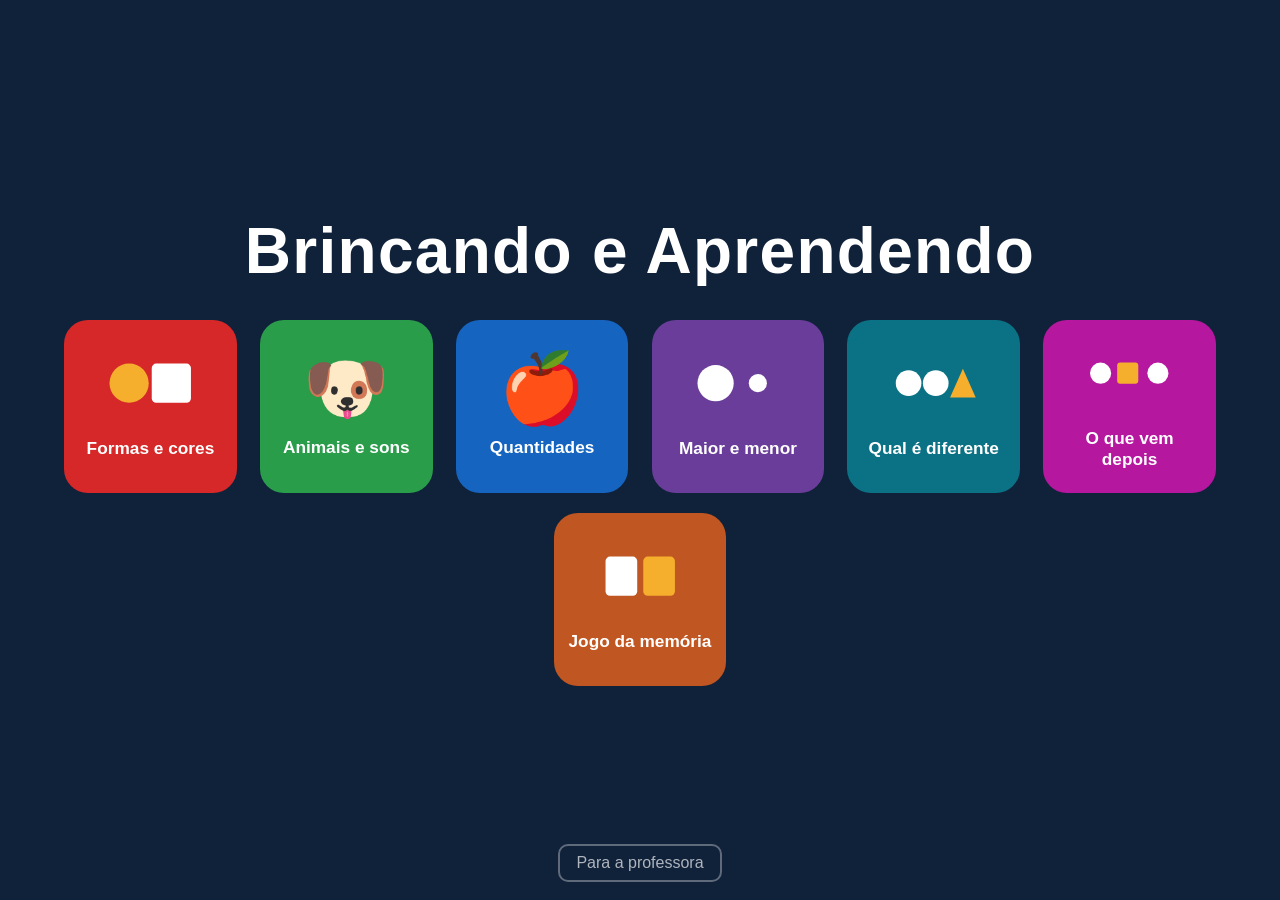
<file: index.html>
<!DOCTYPE html>
<html lang="pt-BR">
<head>
<meta charset="UTF-8">
<meta name="viewport" content="width=device-width, initial-scale=1.0">
<title>Brincando e Aprendendo</title>
<link rel="stylesheet" href="css/estilo.css">
</head>
<body>

<main id="app">

  <!-- TELA 1 - INICIO -->
  <section id="tela-inicio" class="tela ativa">
    <h1 class="titulo">Brincando e Aprendendo</h1>
    <div class="menu" id="menu-modulos">

      <button class="cartao cor-1" data-modulo="formas" data-fala="Formas e cores">
        <span class="cartao-icone" aria-hidden="true">
          <svg viewBox="0 0 112 80"><circle cx="28" cy="40" r="26" fill="#f6ae2d"/><rect x="58" y="14" width="52" height="52" rx="6" fill="#ffffff"/></svg>
        </span>
        <span class="cartao-nome">Formas e cores</span>
      </button>

      <button class="cartao cor-2" data-modulo="animais" data-fala="Animais e sons">
        <span class="cartao-icone" aria-hidden="true">🐶</span>
        <span class="cartao-nome">Animais e sons</span>
      </button>

      <button class="cartao cor-3" data-modulo="quantidades" data-fala="Quantidades">
        <span class="cartao-icone" aria-hidden="true">🍎</span>
        <span class="cartao-nome">Quantidades</span>
      </button>

      <button class="cartao cor-4" data-modulo="tamanhos" data-fala="Maior e menor">
        <span class="cartao-icone" aria-hidden="true">
          <svg viewBox="0 0 112 80"><circle cx="26" cy="40" r="24" fill="#ffffff"/><circle cx="82" cy="40" r="12" fill="#ffffff"/></svg>
        </span>
        <span class="cartao-nome">Maior e menor</span>
      </button>

      <button class="cartao cor-5" data-modulo="diferente" data-fala="Qual é diferente">
        <span class="cartao-icone" aria-hidden="true">
          <svg viewBox="0 0 112 80"><circle cx="22" cy="40" r="17" fill="#ffffff"/><circle cx="58" cy="40" r="17" fill="#ffffff"/><polygon points="94,21 111,59 77,59" fill="#f6ae2d"/></svg>
        </span>
        <span class="cartao-nome">Qual é diferente</span>
      </button>

      <button class="cartao cor-6" data-modulo="sequencia" data-fala="O que vem depois">
        <span class="cartao-icone" aria-hidden="true">
          <svg viewBox="0 0 112 80"><circle cx="18" cy="40" r="14" fill="#ffffff"/><rect x="40" y="26" width="28" height="28" rx="4" fill="#f6ae2d"/><circle cx="94" cy="40" r="14" fill="#ffffff"/></svg>
        </span>
        <span class="cartao-nome">O que vem depois</span>
      </button>

      <button class="cartao cor-7" data-modulo="memoria" data-fala="Jogo da memória">
        <span class="cartao-icone" aria-hidden="true">
          <svg viewBox="0 0 112 80"><rect x="10" y="14" width="42" height="52" rx="6" fill="#ffffff"/><rect x="60" y="14" width="42" height="52" rx="6" fill="#f6ae2d"/></svg>
        </span>
        <span class="cartao-nome">Jogo da memória</span>
      </button>

    </div>
    <footer class="rodape">
      <button id="btn-professora" class="botao-discreto">Para a professora</button>
    </footer>
  </section>

  <!-- TELA 2 - JOGO -->
  <section id="tela-jogo" class="tela">
    <header class="barra">
      <button id="btn-voltar" class="botao-barra" title="Voltar ao início">&#8592; Voltar</button>
      <div id="placar" class="placar" aria-live="polite"></div>
      <button id="btn-ajuda" class="botao-barra" title="Ajuda">?</button>
    </header>

    <div id="comando" class="comando">
      <span id="comando-texto" class="comando-texto"></span>
      <span id="comando-visual" class="comando-visual" aria-hidden="true"></span>
    </div>

    <div id="legenda-som" class="legenda-som oculto" aria-live="polite"></div>

    <div id="area-opcoes" class="area-opcoes"></div>

    <div id="area-contagem" class="area-contagem oculto">
      <div id="itens-disponiveis" class="itens-disponiveis"></div>
      <div class="cesta-caixa">
        <div class="cesta" aria-hidden="true">🧺</div>
        <div id="cesta-itens" class="cesta-itens"></div>
      </div>
    </div>

    <div id="area-memoria" class="area-memoria oculto">
      <div id="grade-memoria" class="grade-memoria"></div>
    </div>
  </section>

  <!-- TELA 3 - FIM DE RODADA -->
  <section id="tela-fim" class="tela">
    <h2 class="titulo">Muito bem!</h2>
    <div id="estrelas-fim" class="estrelas-fim" aria-hidden="true"></div>
    <div class="menu-fim">
      <button id="btn-denovo" class="botao-grande botao-verde">Jogar de novo</button>
      <button id="btn-inicio" class="botao-grande botao-azul">Voltar ao início</button>
    </div>
  </section>

  <!-- TELA 4 - AREA DA PROFESSORA -->
  <section id="tela-professora" class="tela tela-texto">
    <h2>Área da professora</h2>

    <h3>Como usar em sala</h3>
    <p>As atividades foram pensadas para uso <strong>coletivo</strong>: o computador ligado ao projetor
    ou à televisão, com a turma reunida. As crianças se revezam vindo ao equipamento para responder,
    uma por vez, enquanto as outras acompanham pela tela grande e participam em voz alta.
    Cada rodada tem 8 perguntas e leva de 3 a 5 minutos, o que permite atender toda a turma
    em cerca de 30 minutos.</p>
    <p>Tudo pode ser feito sem o mouse: as <strong>teclas 1, 2, 3 e 4</strong> respondem as alternativas,
    as <strong>setas</strong> escolhem a atividade na tela inicial, <strong>Enter</strong> confirma,
    <strong>Esc</strong> volta ao início e a tecla <strong>?</strong> abre a ajuda. Na atividade de
    quantidades, a <strong>barra de espaço</strong> coloca um item na cesta e o <strong>Backspace</strong> tira.</p>

    <h3>As sete atividades</h3>
    <ul class="lista">
      <li><strong>Formas e cores</strong> — identificar a figura pedida.</li>
      <li><strong>Animais e sons</strong> — reconhecer o animal pelo som que ele faz.</li>
      <li><strong>Quantidades</strong> — colocar na cesta a quantidade pedida.</li>
      <li><strong>Maior e menor</strong> — comparar tamanhos entre figuras iguais.</li>
      <li><strong>Qual é diferente</strong> — achar o elemento que não pertence ao grupo.</li>
      <li><strong>O que vem depois</strong> — continuar um padrão que se repete.</li>
      <li><strong>Jogo da memória</strong> — encontrar os pares de figuras iguais.</li>
    </ul>

    <h3>Aluno com deficiência auditiva</h3>
    <p>A atividade de animais é a única que depende de ouvir. Nela, o alto-falante na tela
    <strong>pulsa enquanto o som toca</strong>, o que mostra que há som mesmo para quem não o escuta.
    Ligando a opção <strong>legenda escrita</strong> nas configurações abaixo, a transcrição do som
    aparece na tela ("au au au", "muuu"), para a professora ler junto com a criança.
    Se ainda assim a atividade não servir à turma, ela pode ser desligada,
    e as outras seis continuam funcionando normalmente, sem depender de som.</p>

    <h3>Configurações</h3>
    <div class="config">
      <label class="linha-config"><input type="checkbox" id="cfg-audio" checked><span>Narração em voz alta</span></label>
      <label class="linha-config"><input type="checkbox" id="cfg-legendas"><span>Legenda escrita nos sons dos animais</span></label>
      <label class="linha-config"><input type="checkbox" id="cfg-formas" checked><span>Ativar "Formas e cores"</span></label>
      <label class="linha-config"><input type="checkbox" id="cfg-animais" checked><span>Ativar "Animais e sons"</span></label>
      <label class="linha-config"><input type="checkbox" id="cfg-quantidades" checked><span>Ativar "Quantidades"</span></label>
      <label class="linha-config"><input type="checkbox" id="cfg-tamanhos" checked><span>Ativar "Maior e menor"</span></label>
      <label class="linha-config"><input type="checkbox" id="cfg-diferente" checked><span>Ativar "Qual é diferente"</span></label>
      <label class="linha-config"><input type="checkbox" id="cfg-sequencia" checked><span>Ativar "O que vem depois"</span></label>
      <label class="linha-config"><input type="checkbox" id="cfg-memoria" checked><span>Ativar "Jogo da memória"</span></label>

      <fieldset class="grupo-config">
        <legend>Nível das atividades</legend>
        <label class="linha-config">
          <input type="radio" name="progressao" value="simples" checked>
          <span>Mais simples — indicado para o Infantil 4: a figura pedida aparece ao lado do comando,
          três alternativas, contar até 3 e padrões de duas figuras</span>
        </label>
        <label class="linha-config">
          <input type="radio" name="progressao" value="completa">
          <span>Mais completo — indicado para o Infantil 5: a figura pedida não aparece, quatro alternativas,
          forma e cor combinadas, contar até 5 e padrões de três figuras</span>
        </label>
      </fieldset>
    </div>

    <h3>Folha de atividade</h3>
    <p>O botão abaixo gera uma folha para imprimir com o mesmo conteúdo trabalhado na tela,
    para as crianças continuarem a atividade no papel.</p>
    <button id="btn-imprimir" class="botao-grande botao-azul">Gerar folha para imprimir</button>

    <h3>Avaliação individual</h3>
    <p>Para acompanhar uma criança em particular, digite o nome dela e clique em começar.
    A partir daí, cada rodada que ela terminar fica registrada. No relatório abaixo aparecem as
    atividades em que ela vai bem e as que precisam de mais apoio. Para voltar ao uso com a turma,
    clique em <strong>Encerrar</strong> no canto da tela.</p>
    <p>Os registros ficam <strong>somente neste computador</strong> e não são enviados pela internet.
    Use só o primeiro nome ou um apelido da criança.</p>
    <form id="form-avaliacao" class="form-avaliacao">
      <label for="avaliacao-nome">Nome da criança</label>
      <input type="text" id="avaliacao-nome" autocomplete="off" maxlength="30" placeholder="Ex: Ana">
      <button type="submit" class="botao-grande botao-verde">Começar avaliação</button>
    </form>

    <h4 class="subtitulo-relatorio">Relatório</h4>
    <p class="legenda-relatorio">
      <span class="faixa-bem">80% ou mais: vai bem</span>
      <span class="faixa-meio">50% a 79%: em desenvolvimento</span>
      <span class="faixa-apoio">abaixo de 50%: precisa de mais apoio</span>
    </p>
    <p class="legenda-relatorio-texto">O percentual é de perguntas acertadas na primeira tentativa
    (no jogo da memória, pares achados sem errar). Também aparecem o número de rodadas e o tempo médio
    por pergunta. Avalie com pelo menos duas rodadas por atividade: uma só pode ser sorte ou distração.</p>
    <div id="relatorio-avaliacao"></div>
    <div class="menu-fim menu-relatorio">
      <button type="button" id="btn-imprimir-relatorio" class="botao-grande botao-azul">Imprimir relatório</button>
      <button type="button" id="btn-apagar-relatorio" class="botao-discreto">Apagar registros</button>
    </div>

    <h3>Sua opinião</h3>
    <p>Depois de usar o site com a turma, conte o que achou e o que precisa melhorar.
    Leva menos de 2 minutos e ajuda a melhorar as atividades.</p>
    <a href="feedback.html" class="botao-grande botao-azul">Dar minha opinião</a>

    <p class="voltar-config"><button id="btn-fechar-professora" class="botao-grande botao-verde">Voltar ao início</button></p>
  </section>

</main>

<!-- FAIXA DE AVALIACAO INDIVIDUAL -->
<div id="faixa-avaliacao" class="faixa-avaliacao oculto" aria-live="polite">
  Avaliando: <strong id="faixa-avaliacao-nome"></strong>
  <button type="button" id="btn-encerrar-avaliacao">Encerrar</button>
</div>

<!-- AJUDA -->
<div id="ajuda" class="overlay oculto" role="dialog" aria-label="Ajuda">
  <div class="ajuda-caixa">
    <p id="ajuda-texto"></p>
    <p class="ajuda-dica">Toque em qualquer lugar da tela para voltar ao jogo.</p>
  </div>
</div>

<script src="js/comum.js"></script>
<script src="js/formas.js"></script>
<script src="js/animais.js"></script>
<script src="js/quantidades.js"></script>
<script src="js/tamanhos.js"></script>
<script src="js/diferente.js"></script>
<script src="js/sequencia.js"></script>
<script src="js/memoria.js"></script>
<script src="js/avaliacao.js"></script>
<script src="js/app.js"></script>
</body>
</html>
</file>
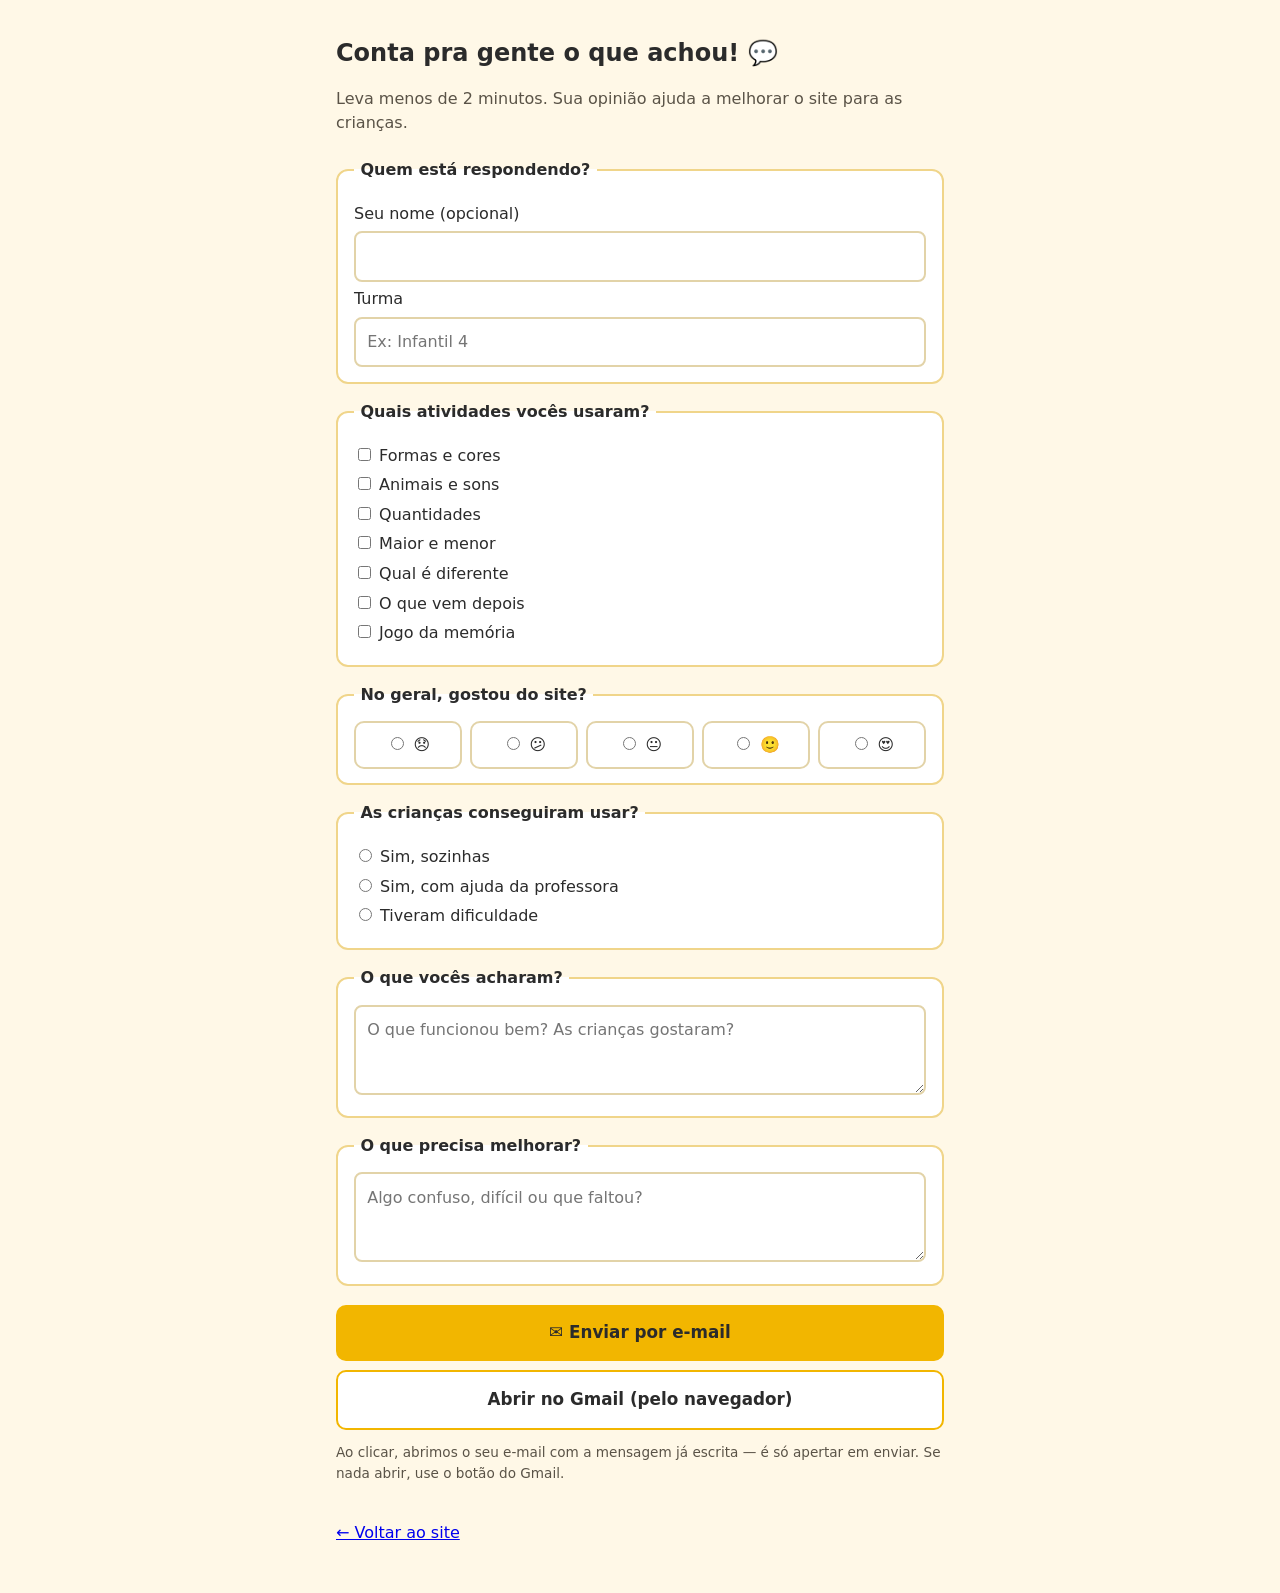
<file: feedback.html>
<!DOCTYPE html>
<html lang="pt-BR">
<head>
  <meta charset="UTF-8">
  <meta name="viewport" content="width=device-width, initial-scale=1.0">
  <title>Sua opinião — Brincando e Aprendendo</title>
  <style>
    /* Estilo mínimo e autônomo: a página funciona mesmo sem o estilo.css do site.
       Se quiser o mesmo visual das outras páginas, adicione
       <link rel="stylesheet" href="css/estilo.css"> e apague este bloco. */
    * { box-sizing: border-box; }
    body { font-family: system-ui, sans-serif; background: #fff8e7; color: #2b2b2b; margin: 0; line-height: 1.5; }
    main { max-width: 640px; margin: 0 auto; padding: 1.2rem 1rem 3rem; }
    h1 { font-size: 1.5rem; margin-bottom: 0.2rem; }
    .sub { color: #5a5347; margin-bottom: 1.4rem; }
    fieldset { border: 2px solid #f0d58a; border-radius: 12px; background: #fff; padding: 0.9rem 1rem; margin: 0 0 1rem; }
    legend { font-weight: 700; padding: 0 0.4rem; }
    label { display: block; margin: 0.35rem 0; cursor: pointer; }
    input[type="text"], textarea {
      width: 100%; padding: 0.7rem; font: inherit; border: 2px solid #e2d3a8; border-radius: 8px;
    }
    textarea { min-height: 90px; resize: vertical; }
    .notas { display: flex; gap: 0.5rem; flex-wrap: wrap; }
    .notas label { flex: 1 1 90px; text-align: center; border: 2px solid #e2d3a8; border-radius: 10px; padding: 0.6rem 0.2rem; margin: 0; }
    .notas input { margin-right: 0.3rem; }
    .acoes { display: flex; flex-direction: column; gap: 0.6rem; margin-top: 1.2rem; }
    .btn { display: block; text-align: center; padding: 0.95rem 1rem; border: 0; border-radius: 10px; font: inherit; font-weight: 700; font-size: 1.05rem; cursor: pointer; text-decoration: none; }
    .btn-principal { background: #f2b600; color: #2b2b2b; }
    .btn-secundario { background: #fff; color: #2b2b2b; border: 2px solid #f2b600; }
    .aviso { font-size: 0.85rem; color: #5a5347; margin-top: 0.8rem; }
    .voltar { display: inline-block; margin-top: 1.5rem; }
  </style>
</head>
<body>
<main>
  <h1>Conta pra gente o que achou! 💬</h1>
  <p class="sub">Leva menos de 2 minutos. Sua opinião ajuda a melhorar o site para as crianças.</p>

  <form id="form-feedback" onsubmit="return false;">

    <fieldset>
      <legend>Quem está respondendo?</legend>
      <label for="nome">Seu nome (opcional)</label>
      <input type="text" id="nome" autocomplete="name">
      <label for="turma">Turma</label>
      <input type="text" id="turma" placeholder="Ex: Infantil 4">
    </fieldset>

    <fieldset>
      <legend>Quais atividades vocês usaram?</legend>
      <label><input type="checkbox" name="atividade" value="Formas e cores"> Formas e cores</label>
      <label><input type="checkbox" name="atividade" value="Animais e sons"> Animais e sons</label>
      <label><input type="checkbox" name="atividade" value="Quantidades"> Quantidades</label>
      <label><input type="checkbox" name="atividade" value="Maior e menor"> Maior e menor</label>
      <label><input type="checkbox" name="atividade" value="Qual é diferente"> Qual é diferente</label>
      <label><input type="checkbox" name="atividade" value="O que vem depois"> O que vem depois</label>
      <label><input type="checkbox" name="atividade" value="Jogo da memória"> Jogo da memória</label>
    </fieldset>

    <fieldset>
      <legend>No geral, gostou do site?</legend>
      <div class="notas">
        <label><input type="radio" name="nota" value="1 - Não gostei"> 😞</label>
        <label><input type="radio" name="nota" value="2 - Gostei pouco"> 😕</label>
        <label><input type="radio" name="nota" value="3 - Mais ou menos"> 😐</label>
        <label><input type="radio" name="nota" value="4 - Gostei"> 🙂</label>
        <label><input type="radio" name="nota" value="5 - Gostei muito"> 😍</label>
      </div>
    </fieldset>

    <fieldset>
      <legend>As crianças conseguiram usar?</legend>
      <label><input type="radio" name="autonomia" value="Sim, sozinhas"> Sim, sozinhas</label>
      <label><input type="radio" name="autonomia" value="Sim, com ajuda"> Sim, com ajuda da professora</label>
      <label><input type="radio" name="autonomia" value="Tiveram dificuldade"> Tiveram dificuldade</label>
    </fieldset>

    <fieldset>
      <legend>O que vocês acharam?</legend>
      <textarea id="acharam" placeholder="O que funcionou bem? As crianças gostaram?"></textarea>
    </fieldset>

    <fieldset>
      <legend>O que precisa melhorar?</legend>
      <textarea id="melhorar" placeholder="Algo confuso, difícil ou que faltou?"></textarea>
    </fieldset>

    <div class="acoes">
      <button type="button" class="btn btn-principal" id="btn-email">✉️ Enviar por e-mail</button>
      <a class="btn btn-secundario" id="link-gmail" href="#" target="_blank" rel="noopener">Abrir no Gmail (pelo navegador)</a>
    </div>
    <p class="aviso">
      Ao clicar, abrimos o seu e-mail com a mensagem já escrita — é só apertar em enviar.
      Se nada abrir, use o botão do Gmail.
    </p>
  </form>

  <a class="voltar" href="index.html">← Voltar ao site</a>
</main>

<script>
  /* ===== CONFIGURAÇÃO ===== */
  // Troque pelo e-mail que vai receber as respostas.
  const EMAIL_DESTINO = 'wanderer.bayer@gmail.com';
  const ASSUNTO = 'Feedback - Brincando e Aprendendo';

  /** Lê o formulário e monta o texto do e-mail. */
  function montarMensagem() {
    const valor = (id) => document.getElementById(id).value.trim() || '(não informado)';
    const marcado = (nome) => {
      const el = document.querySelector('input[name="' + nome + '"]:checked');
      return el ? el.value : '(não informado)';
    };
    const atividades = Array.from(document.querySelectorAll('input[name="atividade"]:checked'))
      .map((el) => el.value).join(', ') || '(não informado)';

    return [
      'Nome: ' + valor('nome'),
      'Turma: ' + valor('turma'),
      '',
      'Atividades usadas: ' + atividades,
      'Avaliação geral: ' + marcado('nota'),
      'As crianças conseguiram usar? ' + marcado('autonomia'),
      '',
      'O que acharam:',
      valor('acharam'),
      '',
      'O que precisa melhorar:',
      valor('melhorar')
    ].join('\n');
  }

  /** Abre o programa de e-mail do aparelho (mailto). */
  document.getElementById('btn-email').addEventListener('click', () => {
    const url = 'mailto:' + EMAIL_DESTINO +
      '?subject=' + encodeURIComponent(ASSUNTO) +
      '&body=' + encodeURIComponent(montarMensagem());
    window.location.href = url;
  });

  /** Alternativa para quem usa Gmail no navegador (computador da escola, por exemplo). */
  document.getElementById('link-gmail').addEventListener('click', (e) => {
    e.currentTarget.href = 'https://mail.google.com/mail/?view=cm&fs=1' +
      '&to=' + encodeURIComponent(EMAIL_DESTINO) +
      '&su=' + encodeURIComponent(ASSUNTO) +
      '&body=' + encodeURIComponent(montarMensagem());
  });
</script>
</body>
</html>
</file>
<file: css/estilo.css>
/* Brincando e Aprendendo
   Cores chapadas e contraste alto: projetor desbota cor e perde contraste.
   Medidas em unidades relativas para o layout servir a 4:3 e 16:9. */

:root{
  --fundo:        #10213a;
  --fundo-claro:  #1b3157;
  --texto:        #ffffff;
  --vermelho:     #d62828;
  --azul:         #1565c0;
  --amarelo:      #f6ae2d;
  --verde:        #2a9d4a;
  --roxo:         #6a3d9a;
  --foco:         #ffe100;
  --alvo-min:     clamp(120px, 20vw, 250px);
  --cartao-min:   clamp(104px, 13.5vw, 190px);
}

*{ box-sizing:border-box; margin:0; padding:0; }

html,body{ height:100%; }

body{
  background:var(--fundo);
  color:var(--texto);
  font-family:"Verdana","Trebuchet MS",sans-serif;
  font-size:clamp(18px,2.2vw,32px);
  overflow:hidden;
}

#app{ height:100vh; width:100vw; }

.tela{ display:none; height:100%; width:100%; flex-direction:column; align-items:center; justify-content:center; padding:2vh 2vw; }
.tela.ativa{ display:flex; }
.oculto{ display:none !important; }

.titulo{
  font-size:clamp(28px,5vw,66px);
  text-align:center;
  margin-bottom:3.5vh;
  letter-spacing:.02em;
}

/* ---------- TELA INICIAL ---------- */

.menu{
  display:flex;
  flex-wrap:wrap;
  gap:1.6vw 1.8vw;
  justify-content:center;
  align-items:stretch;
  max-width:92vw;
}

.cartao{
  width:var(--cartao-min);
  min-height:var(--cartao-min);
  border:none;
  border-radius:24px;
  padding:2vh 1vw;
  display:flex;
  flex-direction:column;
  align-items:center;
  justify-content:center;
  gap:1.5vh;
  cursor:pointer;
  color:#fff;
  font-family:inherit;
  font-weight:bold;
  font-size:clamp(13px,1.35vw,22px);
  transition:transform .15s;
}
.cor-1{ background:var(--vermelho); }
.cor-2{ background:var(--verde); }
.cor-3{ background:var(--azul); }
.cor-4{ background:var(--roxo); }
.cor-5{ background:#0b7285; }
.cor-6{ background:#b5179e; }
.cor-7{ background:#c05621; }
.cartao:hover{ transform:scale(1.04); }

.cartao-icone{ font-size:clamp(34px,5.4vw,78px); line-height:1; }
.cartao-icone svg{ width:clamp(48px,6.6vw,96px); height:auto; }
.cartao-nome{ text-align:center; }

/* ---------- FOCO VISIVEL ---------- */

:focus{ outline:none; }
:focus-visible,
.cartao:focus,
.opcao:focus,
.botao-grande:focus,
.botao-barra:focus,
.item:focus{
  outline:8px solid var(--foco);
  outline-offset:6px;
}

/* ---------- BARRA DO JOGO ---------- */

.barra{
  position:fixed;
  top:0; left:0; right:0;
  display:flex;
  align-items:center;
  justify-content:space-between;
  padding:1vh 2vw;
  background:var(--fundo-claro);
}

.botao-barra{
  background:transparent;
  border:3px solid #ffffff80;
  border-radius:12px;
  color:#fff;
  font-family:inherit;
  font-size:clamp(14px,1.4vw,22px);
  padding:.6vh 1.2vw;
  cursor:pointer;
}

.placar{ font-size:clamp(22px,3vw,44px); letter-spacing:.1em; }

/* ---------- COMANDO ---------- */

.comando{
  display:flex;
  align-items:center;
  justify-content:center;
  gap:2vw;
  margin-bottom:4vh;
  text-align:center;
}
.comando-texto{ font-size:clamp(24px,4vw,56px); font-weight:bold; }
.comando-visual{ font-size:clamp(40px,7vw,96px); line-height:1; }
.comando-visual svg{ width:clamp(50px,8vw,120px); height:auto; }

/* ---------- OPCOES ---------- */

.area-opcoes{
  display:flex;
  gap:2.2vw;
  justify-content:center;
  align-items:center;
  flex-wrap:wrap;
}

.opcao{
  position:relative;
  width:var(--alvo-min);
  height:var(--alvo-min);
  background:#ffffff;
  border:none;
  border-radius:24px;
  display:flex;
  align-items:center;
  justify-content:center;
  cursor:pointer;
  font-size:clamp(56px,10vw,150px);
  line-height:1;
  transition:transform .2s, opacity .3s;
}
.opcao svg{ width:78%; height:78%; }
.opcao:hover{ transform:scale(1.04); }

.opcao .numero{
  position:absolute;
  top:6px; left:10px;
  font-size:clamp(14px,1.6vw,26px);
  color:#55606e;
  font-weight:bold;
}

.opcao.certa{ animation:cresce .5s ease forwards; }
.opcao.errada{ opacity:.25; }

@keyframes cresce{
  0%{ transform:scale(1); }
  60%{ transform:scale(1.18); }
  100%{ transform:scale(1.1); }
}

/* ---------- QUANTIDADES ---------- */

.area-contagem{
  display:flex;
  flex-direction:column;
  align-items:center;
  gap:3vh;
}

.itens-disponiveis{ display:flex; gap:1.5vw; flex-wrap:wrap; justify-content:center; }

.item{
  width:clamp(90px,11vw,150px);
  height:clamp(90px,11vw,150px);
  background:#fff;
  border:none;
  border-radius:20px;
  font-size:clamp(44px,7vw,100px);
  line-height:1;
  cursor:pointer;
  transition:opacity .3s, transform .2s;
}
.item:hover{ transform:scale(1.06); }
.item.usado{ opacity:.15; pointer-events:none; }

.cesta-caixa{ display:flex; align-items:center; gap:2vw; }
.cesta{ font-size:clamp(70px,11vw,150px); line-height:1; }
.cesta-itens{
  min-width:clamp(180px,30vw,520px);
  min-height:clamp(70px,10vw,140px);
  background:var(--fundo-claro);
  border-radius:20px;
  display:flex;
  align-items:center;
  gap:1vw;
  padding:0 2vw;
  font-size:clamp(34px,5vw,80px);
  line-height:1;
}

/* ---------- FIM DE RODADA ---------- */

.estrelas-fim{
  font-size:clamp(40px,7vw,96px);
  line-height:1.3;
  max-width:80vw;
  text-align:center;
  margin-bottom:5vh;
}

.menu-fim{ display:flex; gap:3vw; flex-wrap:wrap; justify-content:center; }

.botao-grande{
  border:none;
  border-radius:20px;
  color:#fff;
  font-family:inherit;
  font-weight:bold;
  font-size:clamp(18px,2.4vw,36px);
  padding:2.5vh 3vw;
  cursor:pointer;
  min-height:120px;
}
.botao-verde{ background:var(--verde); }
.botao-azul{ background:var(--azul); }
a.botao-grande{ display:inline-flex; align-items:center; justify-content:center; text-decoration:none; }

/* ---------- RODAPE E AREA DA PROFESSORA ---------- */

.rodape{ position:fixed; bottom:2vh; }

.botao-discreto{
  background:transparent;
  border:2px solid #ffffff55;
  border-radius:10px;
  color:#ffffffaa;
  font-family:inherit;
  font-size:16px;
  padding:8px 16px;
  cursor:pointer;
}

.tela-texto{
  justify-content:flex-start;
  align-items:flex-start;
  overflow-y:auto;
  font-size:18px;
  padding:4vh 6vw;
  line-height:1.6;
}
.tela-texto h2{ font-size:34px; margin-bottom:16px; }
.tela-texto h3{ font-size:24px; margin:28px 0 10px; color:var(--amarelo); }
.tela-texto p{ max-width:60em; margin-bottom:12px; }

.config{ margin-top:10px; }
.linha-config{ display:flex; align-items:center; gap:12px; margin:10px 0; cursor:pointer; }
.linha-config input{ width:26px; height:26px; }
.grupo-config{ border:2px solid #ffffff40; border-radius:12px; padding:14px 18px; margin-top:18px; max-width:60em; }
.grupo-config legend{ padding:0 8px; color:var(--amarelo); }
.voltar-config{ margin:34px 0 4vh; }

/* ---------- AVALIACAO INDIVIDUAL ---------- */

.form-avaliacao{ display:flex; flex-wrap:wrap; align-items:center; gap:14px; margin:10px 0 6px; }
.form-avaliacao input{
  font-family:inherit; font-size:20px; padding:12px 14px; border-radius:10px;
  border:2px solid #ffffff60; background:var(--fundo-claro); color:#fff; min-width:14em;
}
.form-avaliacao .botao-grande{ min-height:64px; font-size:20px; padding:12px 24px; }

.subtitulo-relatorio{ font-size:20px; margin:22px 0 8px; }
.legenda-relatorio{ display:flex; flex-wrap:wrap; gap:10px; }
.legenda-relatorio span{ padding:4px 10px; border-radius:8px; font-size:15px; }
.legenda-relatorio-texto{ font-size:15px; color:#ffffffbb; }
.relatorio-vazio{ color:#ffffffaa; font-style:italic; }

.tabela-rolagem{ overflow-x:auto; max-width:100%; }
.tabela-avaliacao{ border-collapse:collapse; font-size:15px; margin:8px 0; }
.tabela-avaliacao th, .tabela-avaliacao td{ border:1px solid #ffffff40; padding:8px 10px; text-align:center; }
.tabela-avaliacao thead th{ background:var(--fundo-claro); font-size:14px; }
.tabela-avaliacao tbody th{ text-align:left; white-space:nowrap; }
.tabela-avaliacao td strong{ display:block; font-size:20px; }
.tabela-avaliacao td span{ font-size:12px; opacity:0.85; white-space:nowrap; }
.tabela-avaliacao .sem-dado{ color:#ffffff60; }

/* Cores com contraste alto e texto, nunca so cor (daltonismo). */
.faixa-bem{ background:#2a9d4a; color:#fff; }
.faixa-meio{ background:#f6ae2d; color:#10213a; }
.faixa-apoio{ background:#d62828; color:#fff; }

.menu-relatorio{ justify-content:flex-start; gap:16px; align-items:center; margin-top:10px; }
.menu-relatorio .botao-grande{ min-height:64px; font-size:20px; padding:12px 24px; }

.faixa-avaliacao{
  position:fixed; right:12px; bottom:12px; z-index:40;
  background:#000000b0; border:2px solid var(--amarelo); border-radius:10px;
  padding:6px 8px 6px 12px; font-size:15px; display:flex; align-items:center; gap:8px;
}
.faixa-avaliacao button{
  font-family:inherit; font-size:14px; padding:4px 10px; border-radius:8px;
  border:none; background:var(--amarelo); color:#10213a; font-weight:bold; cursor:pointer;
}

/* ---------- AJUDA ---------- */

.overlay{
  position:fixed;
  inset:0;
  background:#000000e0;
  display:flex;
  align-items:center;
  justify-content:center;
  padding:4vw;
  cursor:pointer;
  z-index:50;
}
.ajuda-caixa{ max-width:40em; text-align:center; }
#ajuda-texto{ font-size:clamp(24px,3.4vw,48px); margin-bottom:4vh; }
.ajuda-dica{ font-size:clamp(16px,1.8vw,26px); color:#ffffff99; }

/* ---------- IMPRESSAO ---------- */

@page{ size:A4 portrait; margin:1.5cm; }

@media print{
  html, body{
    height:auto;
    overflow:visible;
    background:#fff;
    color:#000;
    font-size:12pt;
  }
  /* Sem isto o #app continua ocupando 100vh e sai uma pagina em branco. */
  #app, .overlay, .faixa-avaliacao{ display:none !important; }
  #folha-impressao{ display:block !important; }
}

#folha-impressao{
  display:none;
  color:#000;
  font-family:"Verdana","Trebuchet MS",sans-serif;
}

.folha-titulo{ font-size:17pt; margin:0 0 2mm; }
.folha-ident{ font-size:11pt; margin:0 0 7mm; }

.folha-secao{ margin-bottom:5mm; break-inside:avoid; page-break-inside:avoid; }
.folha-secao h2{ font-size:13pt; margin:0 0 2.5mm; }

.folha-figuras{ display:flex; flex-wrap:nowrap; gap:3mm; }
.folha-figura{ width:2.6cm; height:2.6cm; flex:none; }
.folha-figura svg{ width:100%; height:100%; }

.folha-linha{ display:flex; align-items:center; gap:3mm; margin-bottom:2mm; }
.folha-numero{ font-size:20pt; font-weight:bold; width:1cm; text-align:center; }
.folha-modelo{ width:1.4cm; height:1.4cm; flex:none; }
.folha-modelo svg{ width:100%; height:100%; }
.folha-caixa{ flex:1; height:1.5cm; border:1.2pt solid #000; border-radius:2mm; }

.folha-ligar{ display:flex; justify-content:space-between; align-items:flex-start; }
.folha-coluna{ width:40%; }
.folha-par{ display:flex; align-items:center; gap:3mm; margin-bottom:3mm; height:1.7cm; }
.folha-par .folha-figura{ width:1.7cm; height:1.7cm; }
.folha-ponto{ font-size:16pt; line-height:1; }
.folha-coluna.direita .folha-par{ flex-direction:row-reverse; }

/* ---------- TIRA DE SEQUENCIA ---------- */

.tira{ display:inline-flex; align-items:center; gap:.8vw; }

.tira-item{
  width:clamp(44px,5.6vw,86px);
  height:clamp(44px,5.6vw,86px);
  background:#fff;
  border-radius:12px;
  display:flex;
  align-items:center;
  justify-content:center;
}
.tira-item svg{ width:78%; height:78%; }

.tira-vaga{
  background:var(--fundo-claro);
  border:5px dashed #ffffff80;
  color:#fff;
  font-size:clamp(26px,3.4vw,52px);
  font-weight:bold;
}

/* ---------- JOGO DA MEMORIA ---------- */

.area-memoria{ display:flex; align-items:center; justify-content:center; }

.grade-memoria{
  display:grid;
  gap:1.4vw;
  justify-content:center;
}

.carta{
  position:relative;
  width:clamp(76px,9.5vw,150px);
  height:clamp(76px,9.5vw,150px);
  border:none;
  border-radius:18px;
  background:var(--azul);
  cursor:pointer;
  padding:0;
  transition:transform .18s;
}
.carta:hover{ transform:scale(1.05); }

.carta-verso,
.carta-frente{
  position:absolute;
  inset:0;
  display:flex;
  align-items:center;
  justify-content:center;
  border-radius:18px;
  line-height:1;
}

.carta-verso{ color:#fff; font-size:clamp(34px,4.6vw,72px); font-weight:bold; }
.carta-frente{ background:#fff; font-size:clamp(38px,5.2vw,82px); opacity:0; transition:opacity .18s; }

.carta.virada .carta-frente,
.carta.achada .carta-frente{ opacity:1; }
.carta.virada .carta-verso,
.carta.achada .carta-verso{ opacity:0; }
.carta.achada{ box-shadow:0 0 0 6px var(--verde); cursor:default; }

/* ---------- LISTA DA AREA DA PROFESSORA ---------- */

.lista{ margin:0 0 12px 22px; max-width:60em; }
.lista li{ margin:6px 0; }


/* ---------- LEGENDA DOS SONS E PULSO DO ALTO-FALANTE ---------- */

.legenda-som{
  background:#ffffff;
  color:#10213a;
  font-weight:bold;
  font-size:clamp(22px,3vw,46px);
  padding:.8vh 2.5vw;
  border-radius:16px;
  margin-bottom:3.5vh;
  letter-spacing:.02em;
}

/* O alto-falante pulsa enquanto o som toca: mostra que ha som
   para quem nao o escuta. */
.comando-visual.tocando{ animation:pulso .55s ease-in-out infinite; }

@keyframes pulso{
  0%,100%{ transform:scale(1);    opacity:1;   }
  50%    { transform:scale(1.22); opacity:.65; }
}

/* Relatorio de avaliacao impresso: tabela em preto e branco legivel. */
#folha-impressao .tabela-avaliacao{ width:100%; font-size:9pt; color:#000; }
#folha-impressao .tabela-avaliacao th, #folha-impressao .tabela-avaliacao td{ border:1px solid #000; padding:4px; }
#folha-impressao .tabela-avaliacao thead th{ background:#eee; }
#folha-impressao .tabela-avaliacao td strong{ font-size:12pt; }
#folha-impressao .faixa-bem, #folha-impressao .faixa-meio, #folha-impressao .faixa-apoio{
  -webkit-print-color-adjust:exact; print-color-adjust:exact;
}
#folha-impressao .tabela-avaliacao .sem-dado{ color:#777; }
</file>
